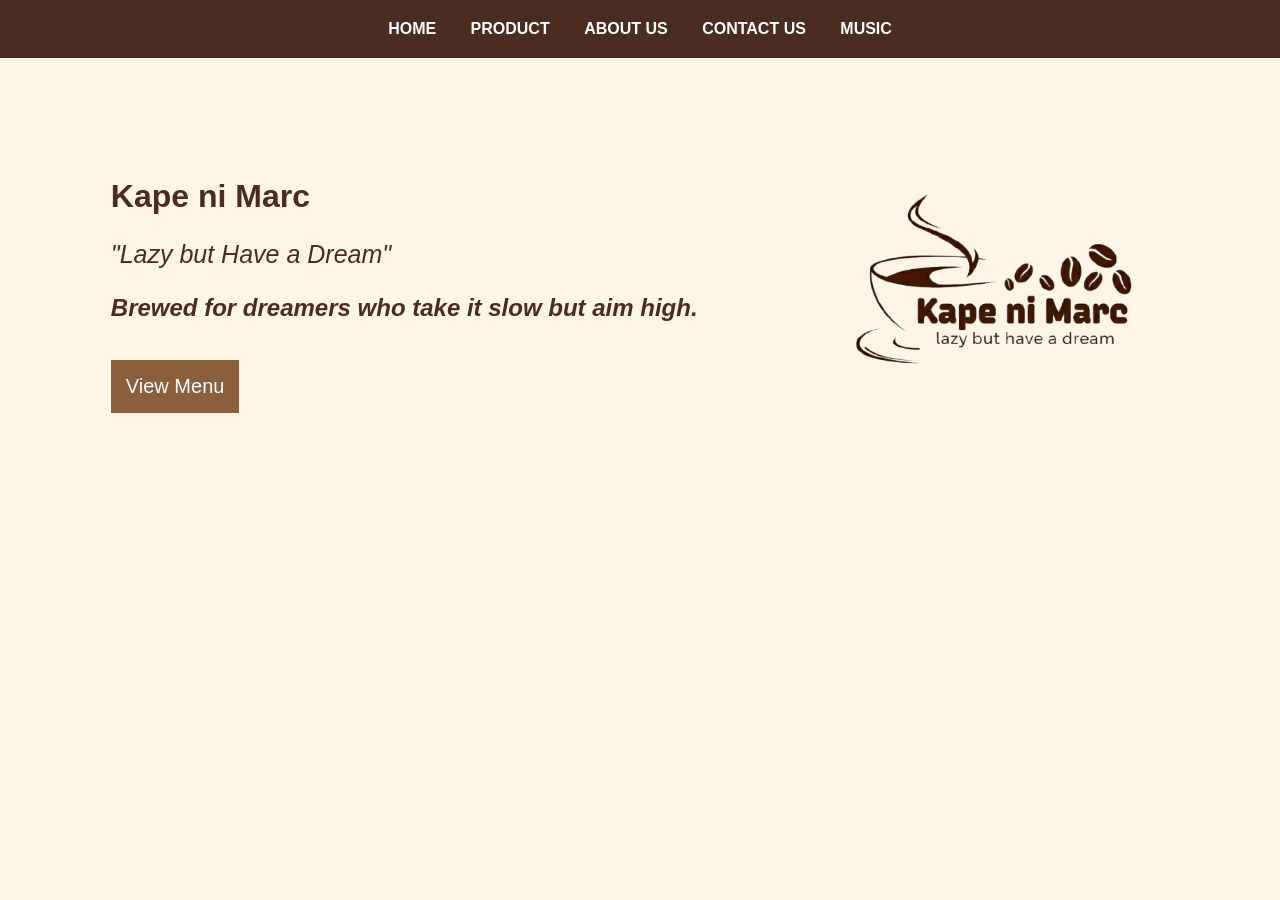
<file: index.html>
<!DOCTYPE html>
<html>
<head>
    <title>Kape Ni Marc</title>
    <link rel="stylesheet" href="style.css">
</head>
<body>

    <nav>
        <a href="index.html">HOME</a>
        <a href="product.html">PRODUCT</a>
        <a href="about.html">ABOUT US</a>
        <a href="contact.html">CONTACT US</a>
        <a href="music.html">MUSIC</a>
    </nav>

    <div class="container">

        <div class="left-side">
            <h1>Kape ni Marc</h1>

            <p style="font-size: 25px;">
                <i>"Lazy but Have a Dream"</i>
            </p>

            <h2><i>
                Brewed for dreamers who take it slow but aim high.</i>
            </h2>

            <br>

            <a href="product.html">
                <button>View Menu</button>
            </a>
        </div>

        <div class="right-side">
            <img src="images/kapenimarc.jpg" width="350px" style="border-radius: 20px;">
        </div>

    </div>

    <!-- ✅ DITO MO ILAGAY -->
    <audio id="globalAudio"></audio>

    <!-- ✅ SCRIPT LAST -->
    <script src="script.js"></script>

</body>
</html>
</file>
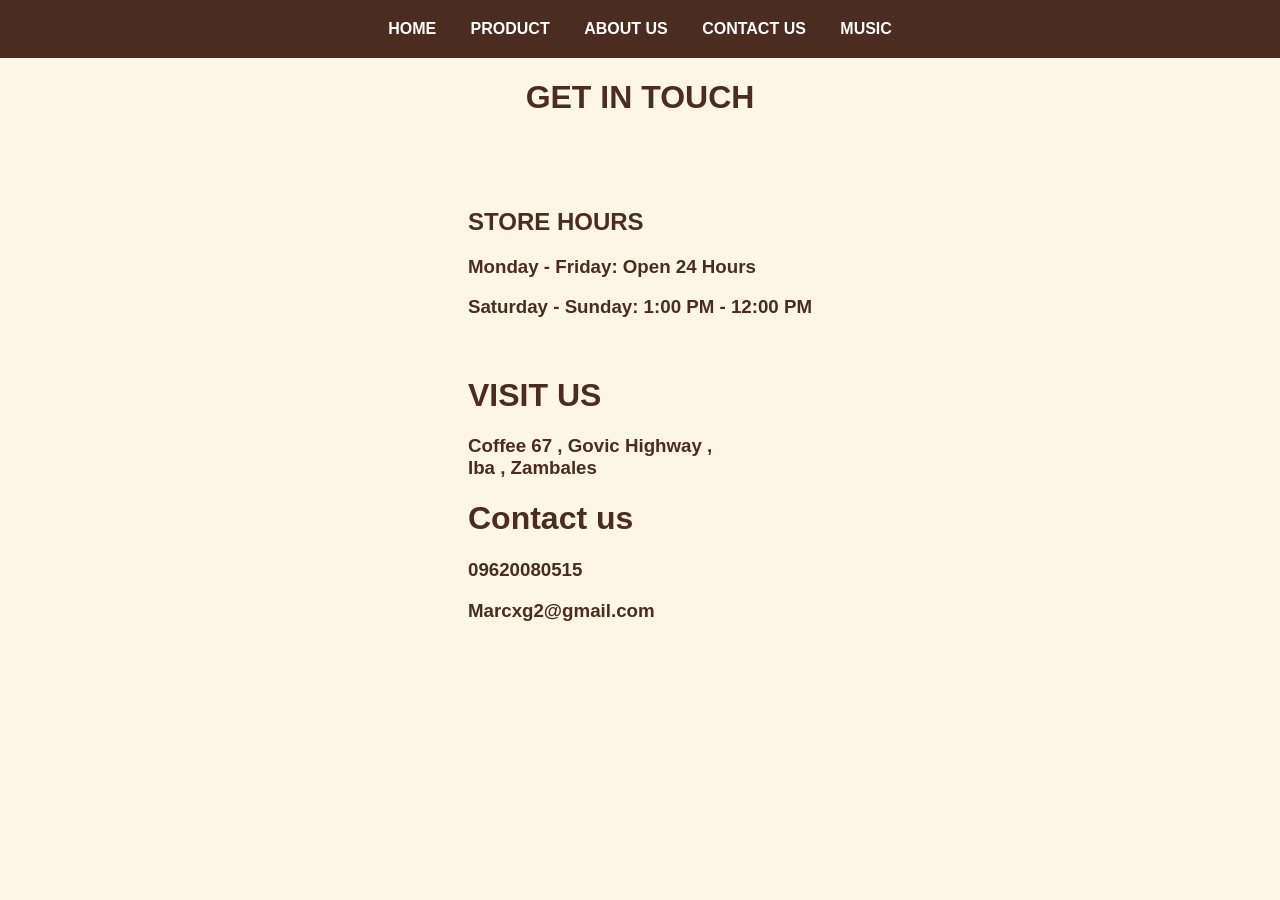
<file: contact.html>
<!DOCTYPE html>
<html>
<head>
    <title>Kape Ni Marc</title>
    <link rel="stylesheet" href="style.css">
</head>
<body>

    <center>
        <nav>
            <a href="index.html">HOME</a>
            <a href="product.html">PRODUCT</a>
            <a href="about.html">ABOUT US</a>
            <a href="contact.html">CONTACT US</a>
            <a href="music.html">MUSIC</a>
        </nav>

        <h1 class="contact-title">GET IN TOUCH</h1>
    </center>

    <div class="container">
        <div class="right-side">        
            <h2>STORE HOURS</h2>
            <h3>Monday - Friday: Open 24 Hours </h3>
            <h3>Saturday - Sunday: 1:00 PM - 12:00 PM</h3>

            <br>

            <h1>VISIT US</h1>
            <h3>Coffee 67 , Govic Highway ,<br>Iba , Zambales</h3>

            <h1>Contact us</h1>
            <h3>09620080515</h3>
            <h3>Marcxg2@gmail.com</h3>
        </div>
    </div>

    <!-- ✅ DITO DAPAT (labas ng container) -->
    <audio id="globalAudio"></audio>

    <!-- ✅ IMPORTANTE: script mo -->
    <script src="script.js"></script>

</body>
</html>
</file>
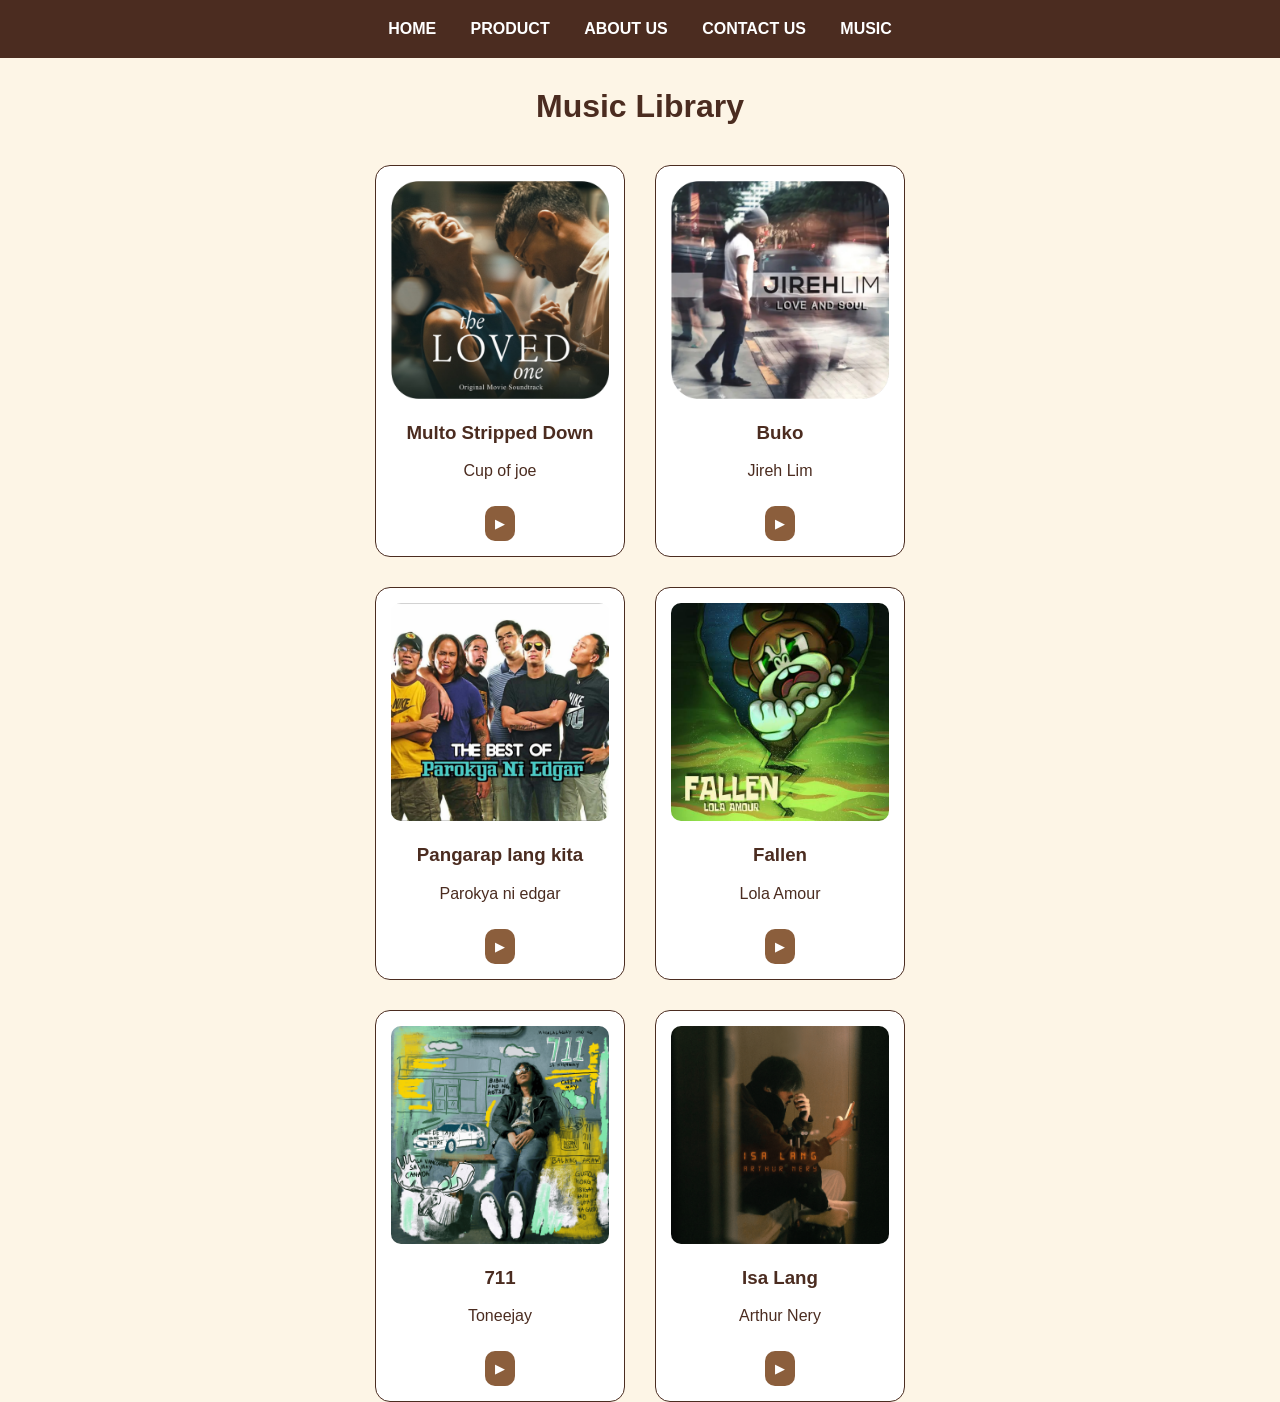
<file: music.html>
<!DOCTYPE html>
<html>
<head>
    <title>Kape Ni Marc</title>
    <link rel="stylesheet" href="style.css">
</head>
<body>

<nav>
    <a href="index.html">HOME</a>
    <a href="product.html">PRODUCT</a>
    <a href="about.html">ABOUT US</a>
    <a href="contact.html">CONTACT US</a>
    <a href="music.html">MUSIC</a>
</nav>

<h1 class="music-title">Music Library</h1>

<div class="music-grid">

    <div class="music-card">
        <img src="images/cover1.jpg">
        <h3>Multo Stripped Down</h3>
        <p>Cup of joe</p>
        <button onclick="togglePlay('audio/music1.mp3')">▶</button>
    </div>

    <div class="music-card">
        <img src="images/cover2.jpg">
        <h3>Buko</h3>
        <p>Jireh Lim</p>
        <button onclick="togglePlay('audio/music2.mp3')">▶</button>
    </div>

    <div class="music-card">
        <img src="images/cover3.jpg">
        <h3>Pangarap lang kita</h3>
        <p>Parokya ni edgar</p>
        <button onclick="togglePlay('audio/music3.mp3')">▶</button>
    </div>

    <div class="music-card">
        <img src="images/cover4.jpg">
        <h3>Fallen</h3>
        <p>Lola Amour</p>
        <button onclick="togglePlay('audio/music4.mp3')">▶</button>
    </div>

    <div class="music-card">
        <img src="images/cover5.jpg">
        <h3>711</h3>
        <p>Toneejay</p>
        <button onclick="togglePlay('audio/music5.mp3')">▶</button>
    </div>

    <div class="music-card">
        <img src="images/cover6.jpg">
        <h3>Isa Lang</h3>
        <p>Arthur Nery</p>
        <button onclick="togglePlay('audio/music6.mp3')">▶</button>
    </div>

</div>

<!-- ✅ IISA LANG DAPAT -->
<audio id="globalAudio"></audio>

<!-- ❌ TINANGGAL: player (conflict yan) -->

<script src="script.js"></script>
</body>
</html>
</file>
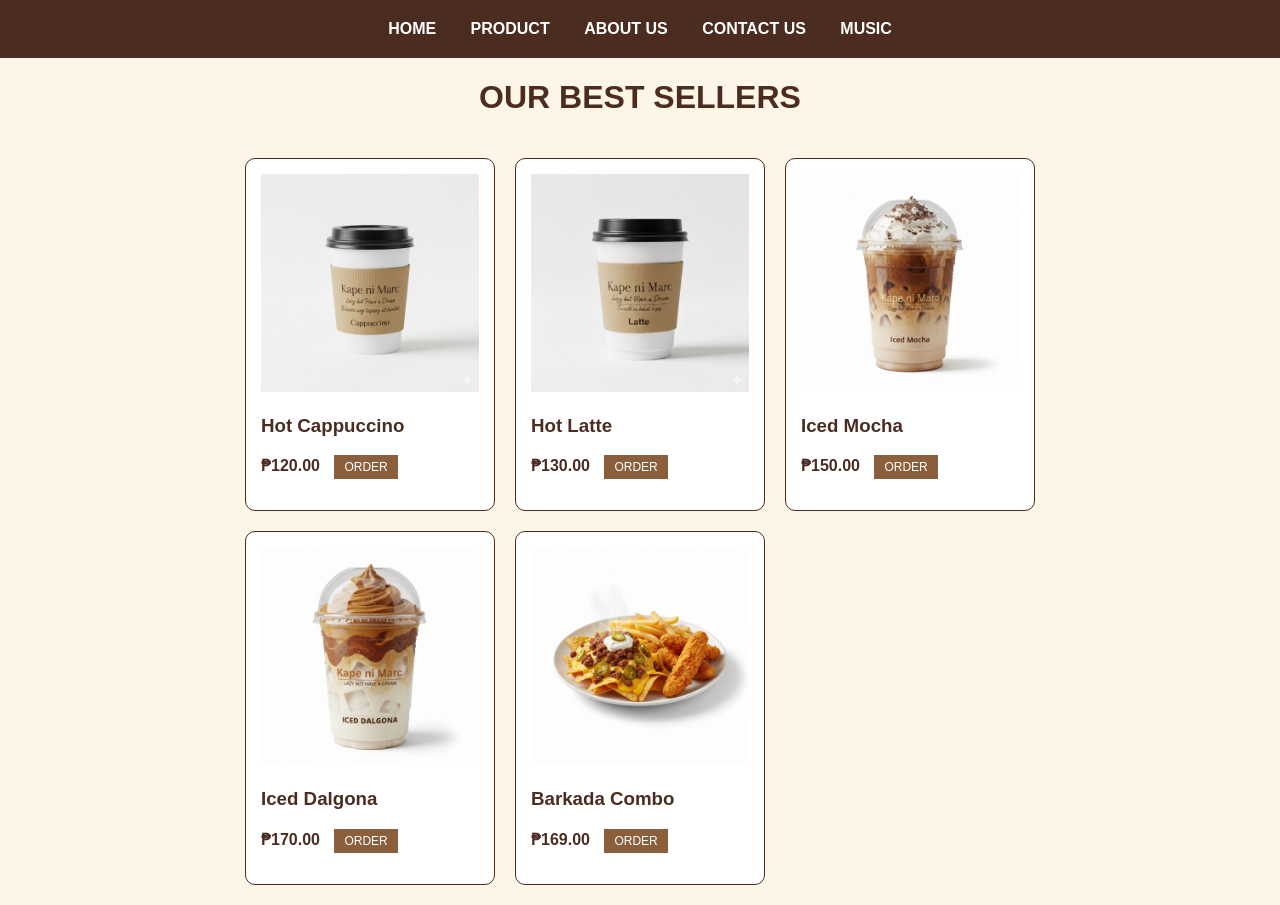
<file: product.html>
<!DOCTYPE html>
<html>
<head>
    <title>Kape Ni Marc</title>
    <link rel="stylesheet" href="style.css">
</head>
<body>

<center>
    <nav>
        <a href="index.html">HOME</a>
        <a href="product.html">PRODUCT</a>
        <a href="about.html">ABOUT US</a>
        <a href="contact.html">CONTACT US</a>
        <a href="music.html">MUSIC</a>
    </nav>
    <h1 class="product-title">OUR BEST SELLERS</h1>
</center>

<div class="product-grid">

    <div class="card">
        <img src="images/cappuccino.jpg" width="100%">
        <h3>Hot Cappuccino</h3>
        <p>
            <b>₱120.00</b>
            <button class="order-btn" data-name="Hot Cappuccino" data-price="120">ORDER</button>
        </p>
    </div>

    <div class="card">
        <img src="images/latte.jpg" width="100%">
        <h3>Hot Latte</h3>
        <p>
            <b>₱130.00</b>
            <button class="order-btn" data-name="Hot Latte" data-price="130">ORDER</button>
        </p>
    </div>

    <div class="card">
        <img src="images/mocha.jpg" width="100%">
        <h3>Iced Mocha</h3>
        <p>
            <b>₱150.00</b>
            <button class="order-btn" data-name="Iced Mocha" data-price="150">ORDER</button>
        </p>
    </div>

    <div class="card">
        <img src="images/dalgona.jpg" width="100%">
        <h3>Iced Dalgona</h3>
        <p>
            <b>₱170.00</b>
            <button class="order-btn" data-name="Iced Dalgona" data-price="170">ORDER</button>
        </p>
    </div>

    <div class="card">
        <img src="images/combo.jpg" width="100%">
        <h3>Barkada Combo</h3>
        <p>
            <b>₱169.00</b>
            <button class="order-btn" data-name="Barkada Combo" data-price="169">ORDER</button>
        </p>
    </div>

</div>

<!-- POPUP -->
<div class="order-popup" id="popup">
    <div class="popup-box">
        <h2>🛒 Order</h2>

        <p>Product: <span id="product-name"></span></p>
        <p>Price: ₱<span id="product-price"></span></p>

        <p>Quantity:</p>
        <div class="qty">
            <button id="minus">-</button>
            <span id="qty">1</span>
            <button id="plus">+</button>
        </div>

        <p><b>Total Price: ₱<span id="total">0</span></b></p>

        <button id="confirm">Confirm Order</button>
        <button id="cancel">Cancel</button>

        <p id="success-msg">
            ✅ Order Placed! <br>
            Thank you for ordering at Kape ni Marc ☕
        </p>
    </div>
</div>

<!-- ✅ GLOBAL AUDIO (required) -->
<audio id="globalAudio"></audio>

<!-- ✅ SCRIPT LAST -->
<script src="script.js"></script>

</body>
</html>
</file>
<file: style.css>
body {
    background-color: #fdf5e6;
    color: #4b2c20;
    font-family: Arial, sans-serif;
    margin: 0;
    overflow-x: hidden;
}
nav {
    background-color: #4b2c20;
    padding: 20px;
    text-align: center;
    animation: slideDown 0.6s ease-out;
}
nav a {
    color: white;
    text-decoration: none;
    margin: 15px;
    font-weight: bold;
}
.container {
    display: flex;
    align-items: center;
    justify-content: space-around;
    padding: 50px;
}
button {
    background-color: #8b5e3c;
    color: white;
    border: none;
}
.product-grid {
    display: grid;
    grid-template-columns: repeat(3, 250px);
    gap: 20px;
    justify-content: center;
    padding: 20px;
    max-width: 1000px;
    margin: 0 auto;
}
.card {
    background: white;
    padding: 15px;
    border-radius: 10px;
    border: 1px solid #4b2c20;
    transition: 0.3s ease;
}
.card:hover {
    transform: translateY(-5px);
    box-shadow: 0 5px 15px rgba(0,0,0,0.2);
}
@keyframes slideDown {
    from { opacity: 0; transform: translateY(-20px); }
    to { opacity: 1; transform: translateY(0); }
}
@keyframes slideLeft {
    from { opacity: 0; transform: translateX(-30px); }
    to { opacity: 1; transform: translateX(0); }
}
@keyframes slideRight {
    from { opacity: 0; transform: translateX(30px); }
    to { opacity: 1; transform: translateX(0); }
}
h1 { animation: slideDown 0.8s ease-out; text-align: center; }
.left-side { animation: slideLeft 0.8s ease-out; }
.right-side { animation: slideRight 0.8s ease-out; }
.product-grid .card:nth-child(-n+3) { animation: slideLeft 0.8s ease-out; }
.product-grid .card:nth-child(n+4) { animation: slideRight 0.8s ease-out; }
.about-section {
    display: flex;
    align-items: center;
    justify-content: center;
    gap: 50px;
    padding: 50px;
    margin-top: 20px;
}
.owner-img {
    width: 350px;
    height: auto;
    border-radius: 15px;
    border: 3px solid #4b2c20;
    box-shadow: 10px 10px 0px #4b2c20; 
    flex-shrink: 0;
}
.right-side {
    max-width: 500px;
    text-align: left;
}.container img {
    animation: slideDown 0.6s ease-out;
}

h1 {
    animation: slideDown 0.8s ease-out;
    text-align: left;
}

.container h2 {
    animation: slideDown 1s ease-out;
}

.container button {
    animation: slideDown 1.2s ease-out;
    background-color: #8b5e3c;
    color: white;
    border: none;
    font-size: 20px;
    padding: 15px;
}.product-title {
    text-align: center;
}
.about-title {
    text-align: center;
}.contact-title {
    text-align: center;
}
/* wrapper para sa image + button */
.img-wrapper {
    position: relative;
    display: inline-block;
}
.play-btn {
    position: absolute;
    bottom: 10px;
    right: 10px;

    width: 45px;
    height: 45px;
    border-radius: 50%;
    border: none;

    background: rgba(0,0,0,0.6);
    color: white;
    cursor: pointer;

    /* 🔥 ito yung fix */
    display: flex;
    align-items: center;
    justify-content: center;

    font-size: 18px;
}

/* hover effect */
.play-btn:hover {
    background: rgba(0,0,0,0.8);
}
/* pang music yung new page*/
.music-title {
    text-align: center;
    margin-top: 30px;
}

.music-grid {
    display: grid;
    grid-template-columns: repeat(2, 250px);
    gap: 30px;
    justify-content: center;
    margin-top: 40px;
}

.music-card {
    background: white;
    padding: 15px;
    border-radius: 15px;
    text-align: center;
    border: 1px solid #4b2c20;
    transition: 0.3s;
}

.music-card:hover {
    transform: translateY(-5px);
}

.music-card img {
    width: 100%;
    border-radius: 10px;
}

.music-card button {
    margin-top: 10px;
    padding: 10px;
    border: none;
    background: #8b5e3c;
    color: white;
    border-radius: 10px;
    cursor: pointer;
}/* animation for music cards */
.music-card:nth-child(-n+3) {
    animation: slideLeft 0.8s ease-out;
}

.music-card:nth-child(n+4) {
    animation: slideRight 0.8s ease-out;
}

/* sa product order*/
.order-btn {
    margin-left: 10px;
    padding: 5px 10px;
    font-size: 12px;
    cursor: pointer;
}

.order-popup {
    position: fixed;
    top: 0;
    left: 0;
    width: 100%;
    height: 100%;
    background: rgba(0,0,0,0.4);
    display: none;
    justify-content: center;
    align-items: center;
}

.popup-box {
    background: #fdf5e6;
    padding: 20px;
    border-radius: 15px;
    text-align: center;
    border: 3px solid #4b2c20;
    width: 250px;
}

.qty button {
    padding: 5px 10px;
    margin: 5px;
}

#total {
    color: green;
    font-size: 18px;
}

#success-msg {
    display: none;
    color: green;
    margin-top: 10px;
}
.owner-img {
    width: 350px;
    height: 350px; /* 🔥 ito fix para hindi mag-iba shape */
    object-fit: cover; /* para hindi ma-stretch */
    display: block;
}
</file>
